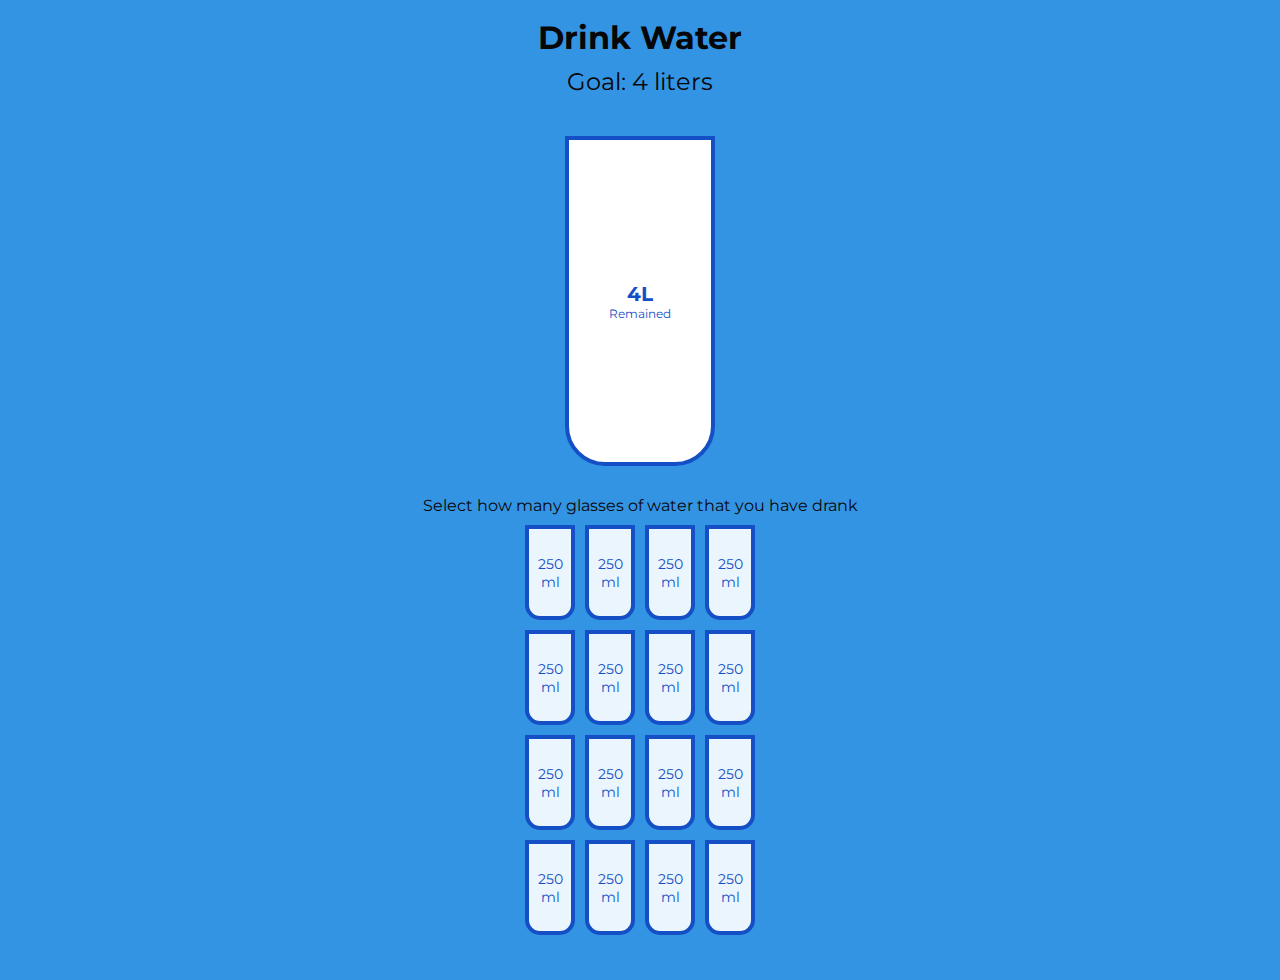
<file: water/water.html>
<!DOCTYPE html>
<html lang="en">
  <head>
    <meta charset="UTF-8" />
    <meta name="viewport" content="width=device-width, initial-scale=1.0" />
    <link rel="stylesheet" href="water.css" />
    <title>Drink Water</title>
  </head>
  <body>
    <h1>Drink Water</h1>
    <h2>Goal: 4 liters</h2>
    <div class="cup">
      <div class="remained" id="remained">
        <span id="liters"></span>
        <small>Remained</small>
      </div>
      <div class="percentage" id="percentage"></div>
    </div>
    <p class="text">Select how many glasses of water that you have drank</p>
    <div class="cups">
      <div class="cup cup-small">250 ml</div>
      <div class="cup cup-small">250 ml</div>
      <div class="cup cup-small">250 ml</div>
      <div class="cup cup-small">250 ml</div>
      <div class="cup cup-small">250 ml</div>
      <div class="cup cup-small">250 ml</div>
      <div class="cup cup-small">250 ml</div>
      <div class="cup cup-small">250 ml</div>
      <div class="cup cup-small">250 ml</div>
      <div class="cup cup-small">250 ml</div>
      <div class="cup cup-small">250 ml</div>
      <div class="cup cup-small">250 ml</div>
      <div class="cup cup-small">250 ml</div>
      <div class="cup cup-small">250 ml</div>
      <div class="cup cup-small">250 ml</div>
      <div class="cup cup-small">250 ml</div>
    </div>
    <script src="water.js"></script>
  </body>
</html>
</file>
<file: water/water.css>
@import url("https://fonts.googleapis.com/css2?family=Montserrat:wght@400;600&display=swap");

:root {
  --border-color: #144fc6;
  --fill-color: #c7ef11;
}

* {
  box-sizing: border-box;
}

body {
  background-color: #3494e4;
  color: rgb(7, 7, 7);
  font-family: "Montserrat", sans-serif;
  display: flex;
  flex-direction: column;
  align-items: center;
  margin-bottom: 40px;
}

h1 {
  margin: 10px 0 0;
}

h2 {
  font-weight: 400;
  margin: 10px 0;
}

.text {
  text-align: center;
  margin: 0 0 5px;
}

.cup {
  background-color: #fff;
  border: 4px solid var(--border-color);
  color: var(--border-color);
  border-radius: 0 0 40px 40px;
  height: 330px;
  width: 150px;
  margin: 30px 0;
  display: flex;
  flex-direction: column;
  overflow: hidden;
}

.cup.cup-small {
  height: 95px;
  width: 50px;
  border-radius: 0 0 15px 15px;
  background-color: rgba(255, 255, 255, 0.9);
  cursor: pointer;
  font-size: 14px;
  align-items: center;
  justify-content: center;
  text-align: center;
  margin: 5px;
  transition: 0.3s ease;
}

.cup.cup-small.full {
  background-color: var(--fill-color);
  color: #fff;
}

.cups {
  display: flex;
  flex-wrap: wrap;
  align-items: center;
  justify-content: center;
  width: 280px;
}

.remained {
  display: flex;
  flex-direction: column;
  align-items: center;
  justify-content: center;
  text-align: center;
  flex: 1;
  transition: 0.3s ease;
}

.remained span {
  font-size: 20px;
  font-weight: bold;
}

.remained small {
  font-size: 12px;
}

.percentage {
  background-color: var(--fill-color);
  display: flex;
  align-items: center;
  justify-content: center;
  font-size: 30px;
  font-weight: bold;
  height: 0;
  transition: 0.3s ease;
}
</file>
